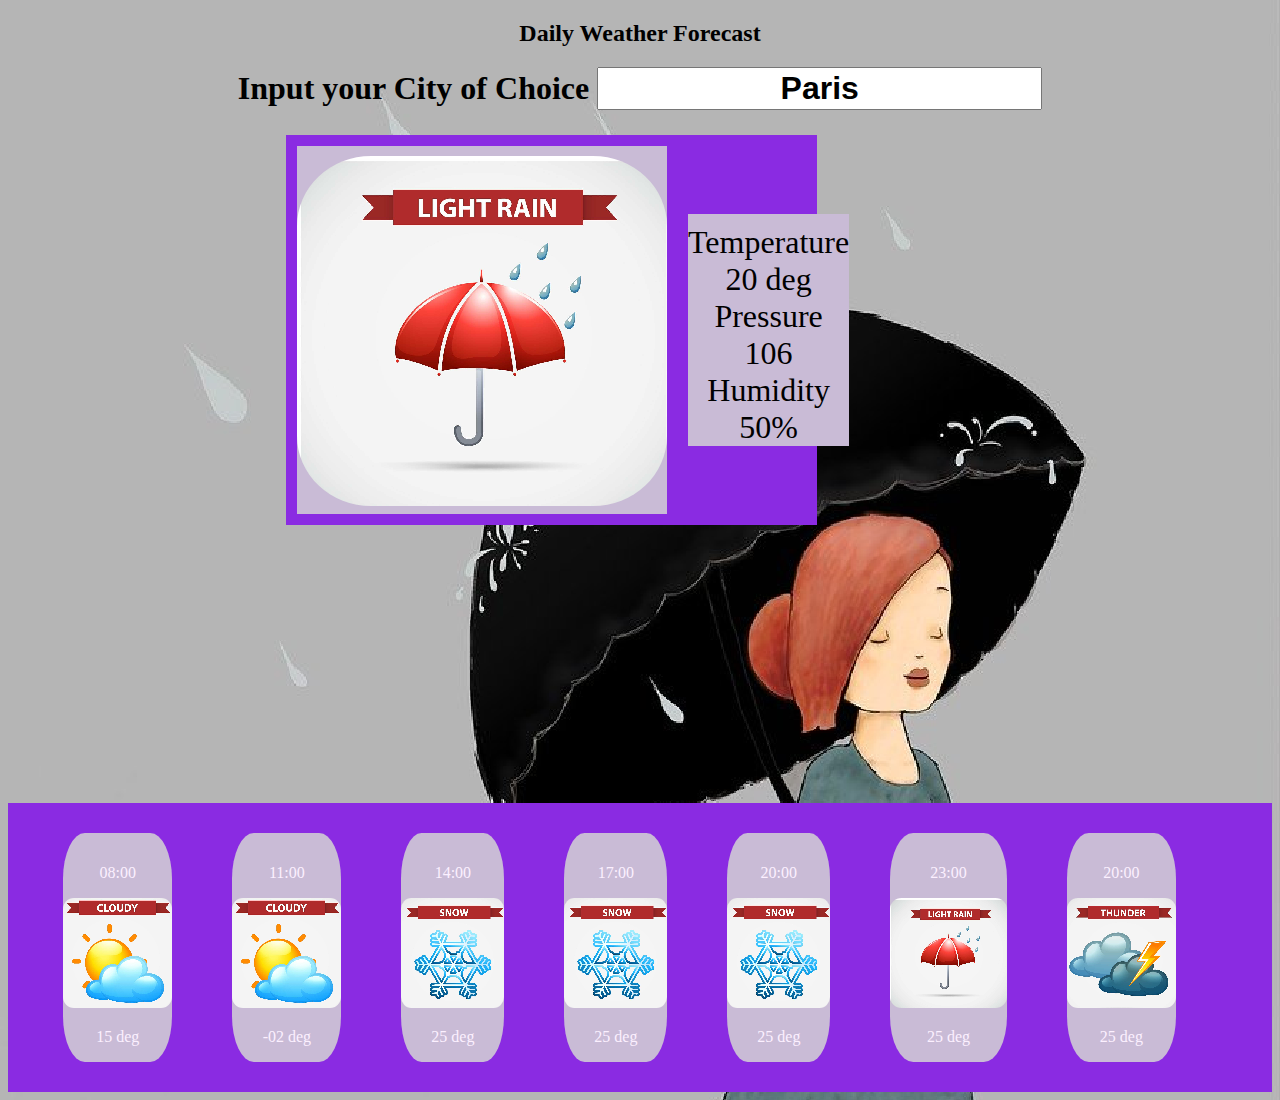
<file: index.html>
<!DOCTYPE html>
<html>

<head>
    <meta charset='utf-8'>
    <meta http-equiv='X-UA-Compatible' content='IE=edge'>
    <title>
        <Page Title>
    </title>
    <meta name='viewport' content='width=device-width, initial-scale=0.5'>
    <link rel='stylesheet' type='text/css' media='screen' href='./main.css'>
    <!-- <script src='main.js'></script> -->
</head>

<body class="bckgrnd">
    <!-- <div class="heading"> -->
    <div>
        <div>
            <h2>Daily Weather Forecast</h2>
        </div>
        <div class="titles">
            <label>Input your City of Choice</label>
            <input type="text" id="city" value="Paris">
        </div>

    </div>

    <div class="part1_flex">
        <div class="flex_item">
            <img src="./images/Light Rain.jpg" alt="light Rainy" class="img0">
        </div>
        <div class="flex_item">
            <label>Temperature </label>
            <label>20 deg</label><br>
            <label>Pressure</label>
            <label>106</label><br>
            <label>Humidity</label>
            <label>50%</label>
        </div>
    </div>
    <div class="bckgrnd1">
        <div class="part2_flex">
            <div class="flex_item2">
                <p id="time1">08:00</p>
                <img id="img1" class="img1" src="images/Cloudy.jpg">
                <p id="temp">15 deg</p>
            </div>
            <div class="flex_item2">
                <p id="time1">11:00</p>
                <img id="img1" class="img1" src="./images/Cloudy.jpg">
                <p id="temp">-02 deg</p>
            </div>
            <div class="flex_item2">
                <p id="time1">14:00</p>
                <img id="img1" class="img1" src="./images/Snowy.jpg">
                <p id=" temp">25 deg</p>
            </div>
            <div class="flex_item2">
                <p id="time1">17:00</p>
                <img id="img1" class="img1" src="./images/Snowy.jpg">
                <p id=" temp">25 deg</p>
            </div>
            <div class="flex_item2">
                <p id="time1">20:00</p>
                <img id="img1" class="img1" src="./images/Snowy.jpg">
                <p id=" temp">25 deg</p>
            </div>
            <div class="flex_item2">
                <p id="time1">23:00</p>
                <img id="img1" class="img1" src="./images/Light Rain.jpg">
                <p id=" temp">25 deg</p>
            </div>
            <div class="flex_item2">
                <p id="time1">20:00</p>
                <img id="img1" class="img1" src="./images/Thunder.jpg">
                <p id=" temp">25 deg</p>
            </div>
        </div>
    </div>
</body>

</html>
</file>
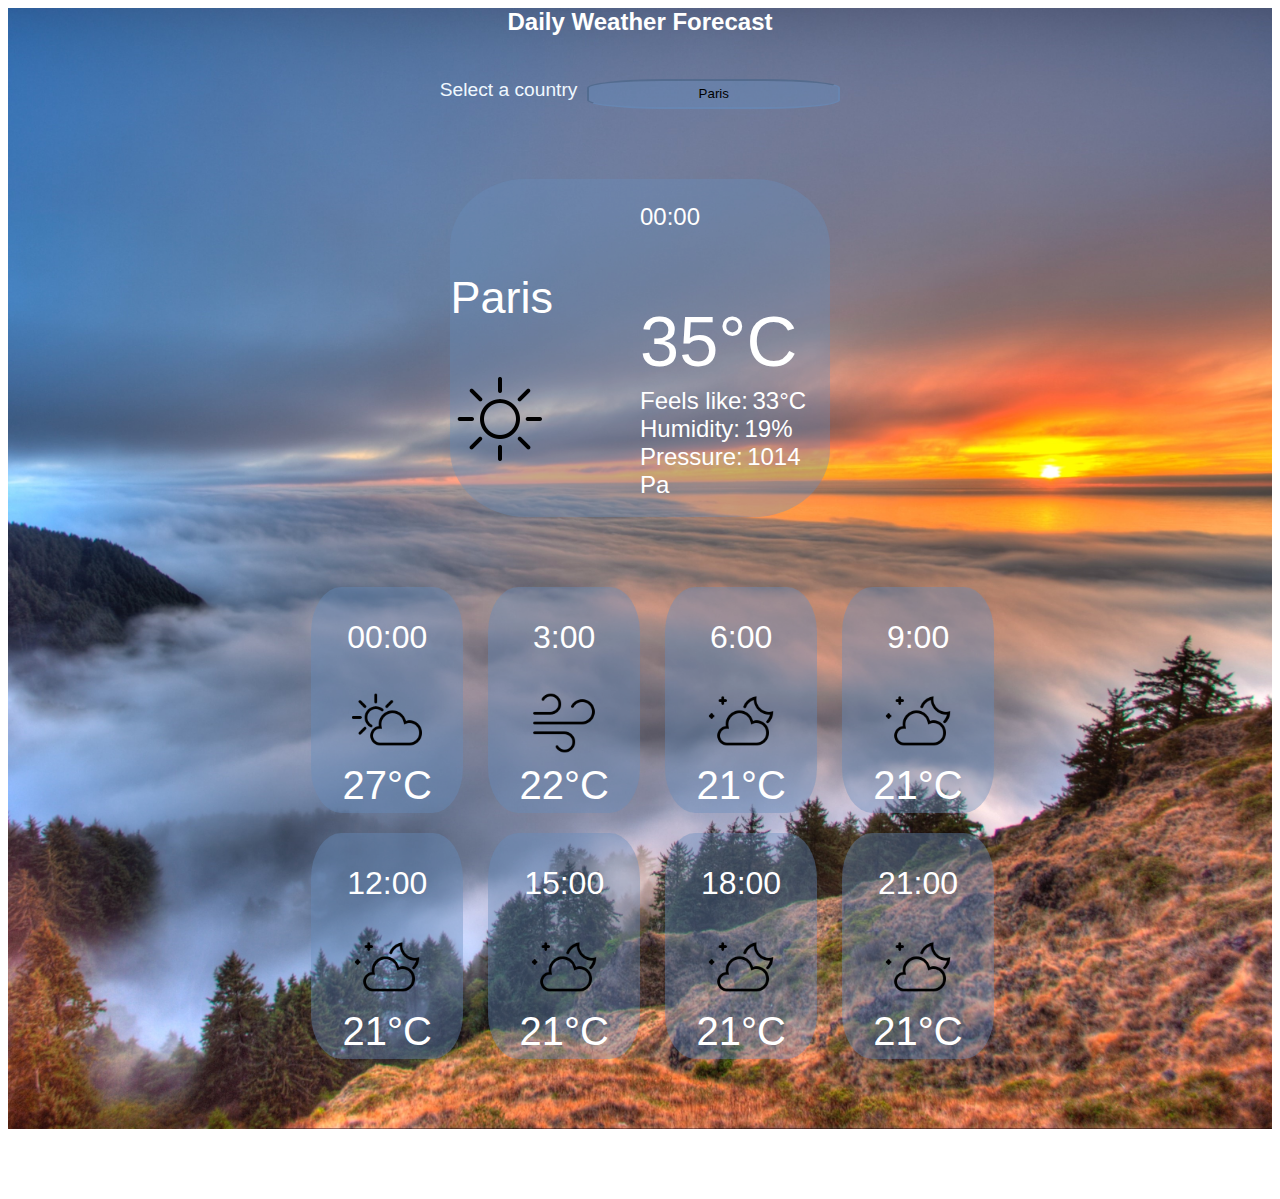
<file: weather.html>
<html><head>
    <meta charset="utf-8">
    <meta http-equiv="X-UA-Compatible" content="IE=edge">
    <title>
        &lt;Page Title&gt;
    </title>
    <meta name="viewport" content="width=device-width, initial-scale=1">
    <link rel="stylesheet" type="text/css" media="screen" href="weather.css">
</head>

<body>
    <div class="back1">

        <div class="heading">
            <div>
                <div class="titles">
                    <h2>Daily Weather Forecast</h2>
                </div>
            </div>
        </div>

        <div class="search">
            <label class="xy">Select a country</label>
            <input type="text" id="city" class="input" value="Paris">
        </div>

    <div class="center">
        <div class="tmpnow">
            <div class="div1">
                <div class="city">
                <p class="xyz">Paris</p></div>
                <div class="sun">
                <img src="./images/sun1.png" class="img0">
                </div>
            </div>
            <div class="div2">
                <p id="time0">00:00</p>
                <p id="temp0" class="tmp">35°C</p>
                <label class="txtstyle2">Feels like:</label>
                <label class="txtstyle2" id="feelslike">33°C</label><br>
                <label class="txtstyle2">Humidity:</label>
                <label class="txtstyle2" id="humidity">19%</label><br>
                <label class="txtstyle2"> Pressure:</label>
                <label class="txtstyle2" id="pressure">1014 Pa</label><br><br>
            </div>
        </div>

    </div>

    <div class="mflex">
        <div class="flex1">
            <p id="time1" class="txtstyle">00:00</p>
            <img src="./images/cloudy.png" id="img1" class="imgs">
            <p id="tmp1" class="txtstyle1">27°C</p>
        </div>


        <div class="flex1">
            <p id="time2" class="txtstyle">3:00</p>
            <img src="./images/wind.png" id="img2" class="imgs">
            <p id="tmp2" class="txtstyle1">22°C</p>
        </div>

        <div class="flex1">
            <p id="time3" class="txtstyle">6:00</p>
            <img src="./images/night.png" id="img3" class="imgs"> 
            <p id="tmp3" class="txtstyle1">21°C</p>
        </div>
        

        
        <div class="flex1">
            <p id="time4" class="txtstyle">9:00</p>
            <img src="./images/night.png" id="img4" class="imgs"> 
            <p id="tmp4" class="txtstyle1">21°C</p>
        </div>
</div>
<div class="mflex">
        <div class="flex1">
            <p id="time4" class="txtstyle">12:00</p>
            <img src="./images/night.png" id="img4" class="imgs">
            <p id="tmp4" class="txtstyle1">21°C</p>
        </div>

        <div class="flex1">
            <p id="time4" class="txtstyle">15:00</p>
            <img src="./images/night.png" id="img4" class="imgs"> 
            <p id="tmp4" class="txtstyle1">21°C</p>
        </div>
        <div class="flex1">
            <p id="time4" class="txtstyle">18:00</p>
            <img src="./images/night.png" id="img4" class="imgs"> 
            <p id="tmp4" class="txtstyle1">21°C</p>
        </div>
        

        <div class="flex1">
            <p id="time4" class="txtstyle">21:00</p>
            <img src="./images/night.png" id="img4" class="imgs"> 
            <p id="tmp4" class="txtstyle1">21°C</p>
        </div>

    </div>

<div class="footer"></div>


    </div>


</body>
</html>
</file>
<file: main.css>
*/ body {
    font-family: 'Franklin Gothic Medium', 'Arial Narrow', Arial, sans-serif;
    align-items: center;
    text-align: center;
}

.center1 {
    display: contents;
    align-content: center;
    margin-left: 250px;
}

.part1_flex {
    margin-top: 2%;
    margin-left: 22%;

    height: 10%;
    width: min-content;
    background-color: blueviolet;
    display: flex;
    flex-direction: row;
    align-items: center;
}

.flex_item {
    font-size: xx-large;
    padding-top: 2%;
    margin: 2%;
    border-top: 2%;
    background-color: rgb(201, 187, 214);
    flex: content;
}

.img0 {
    border-radius: 20%;
    height: 350px;
    width: auto;
}

.flex_item2 {
    border-radius: 20%;
    padding-top: 2%;
    margin: 4%;
    border-top: 2%;
    background-color: rgb(201, 187, 214);
    flex: content;
    align-content: space-evenly;
    color: rgb(252, 240, 255);
}



.part2_flex {
    border-radius: 25%;
    margin-top: 22%;
    margin-left: 2%;
    height: auto;
    width: min-content;
    /* background-color: blueviolet; */
    display: flex;
    flex-direction: row;

}

.img1 {
    border-radius: 10%;
    height: 110px;
    width: auto;
}

.bckgrnd1 {
    border-radius: 0%;
    background-color: blueviolet;
}

.bckgrnd {
    background-image: url("./images/Bckgrnd_lightRain.jpg");
    text-align: center;
    image-rendering: pixelated;
    background-size: cover;
    background-clip: padding-box;
}

#city {
    text-align: center
}

.titles,
input {
    font-size: xx-large;
    font-weight: 600;
    display: inline;
    /* margin-left: 400px; */
}
</file>
<file: weather.css>
body {
    font-family: "Segoe UI", Tahoma, Geneva, Verdana, sans-serif;
}
.back1 {
    background-image: url(./images/weather2.jpg);
    background-size: cover;
}
.div {
    display: block;
}
.heading {
    height: 8%;
    width: 100%;
    color: rgb(255, 255, 255);
}
.back1, .center {
    margin-bottom: 70px;
}
.center {
    display: flex;
    align-items: center;
    justify-content: center;
    margin: 0px;
    flex-direction: column;
}
.tmpnow {
    display: flex;
}

.tmpnow {
    background-color: rgba(103, 142, 189, 0.365);
    display: flex;
    width: 30%;
    height: 30%;
    justify-content: center;
    align-items: center;
    border-radius: 20%;
}

.div1 {
    flex-direction: row;
    width: 50%;
}
.div {
    display: block;
}
.div2 {
    flex-direction: row;
    width: 50%;
}
.mflex {
    display: flex;
    justify-content: center;
}
.mflex, center {
    margin-bottom: 20px;
}

.flex1 {
    background-color: rgba(103, 142, 189, 0.41);
    width: 12%;
    height: 60%;
    margin-left: 2%;
    text-align: center;
    display: flex;
    flex-direction: column;
    justify-content: center;
    border-radius: 20%;
}
.txtstyle {
}
.txtstyle, p {
    color: rgb(255, 255, 255);
    font-size: larger;
}
p {
    display: block;
    margin-block-start: 1em;
    margin-block-end: 1em;
    margin-inline-start: 0px;
    margin-inline-end: 0px;
}
.xyz {
    font-size: 45px;
}
.txtstyle1,.txtstyle2, p {
    color: rgb(255, 255, 255);
    font-size: 150%;
}
.img {
    overflow-clip-margin: content-box;
    overflow: clip;
}

.titles {
    text-align: center;
    display: inline;
}


.search, .center {
    margin-bottom: 70px;
}
.titles, .search {
    margin-bottom: 50px;
}


.back1, .center {
    margin-bottom: 70px;
}


#city {
    text-align: center;
}
.tmp {
    font-size: 440%;
    margin-bottom: 5px;
}
.search {
    display: flex;
    justify-content: center;
    margin-bottom: 70px; 
}

.xy {
    font-size: larger;
    margin-right: 10px; 
    color: aliceblue;
}

.input {
    background-color: rgba(103, 142, 189, 0.41);
    width: 20%;
    height: 30px;
    border-radius: 30%;
    border-color: rgba(103, 142, 189, 0.41);
    text-decoration-color: aliceblue;
}
.txtstyle{
    font-size: 200%;
    color: rgb(255, 255, 255);

}

.txtstyle1{
    font-size: 250%;
    margin: 5px 0;
}
.imgs{
    width: 70px;
    height: auto;
    margin: 0 auto; 
    
}
.txtstyle2{
    text-align: center; 
    margin-bottom: 5px;
}
.footer{
    height: 50px;
}
#pressure {
    margin-bottom: 35px;
}


@media (max-width: 768px) {
    .center {
        width: 90%;
    }

    .flex1 {
        width: 90%;
    }
    .center {
        width: 90%; 
    }

    .flex1 {
        width: 90%; 
    }

    .xy {
        margin-bottom: 10px; 
        display: block;
    }

    .input {
        width: 70%;
        margin-top: 5px; 
    }
    .tmpnow {
        flex-direction: column; 
        width: 90%; 
        height: auto; 
    }
    
    
    .div1, .div2 {
        align-items: center; 
        text-align: center; 
    }

    .txtstyle2, #feelslike, #humidity, #pressure {
        text-align: center;
        margin: 5px 0;
    }
}
</file>
